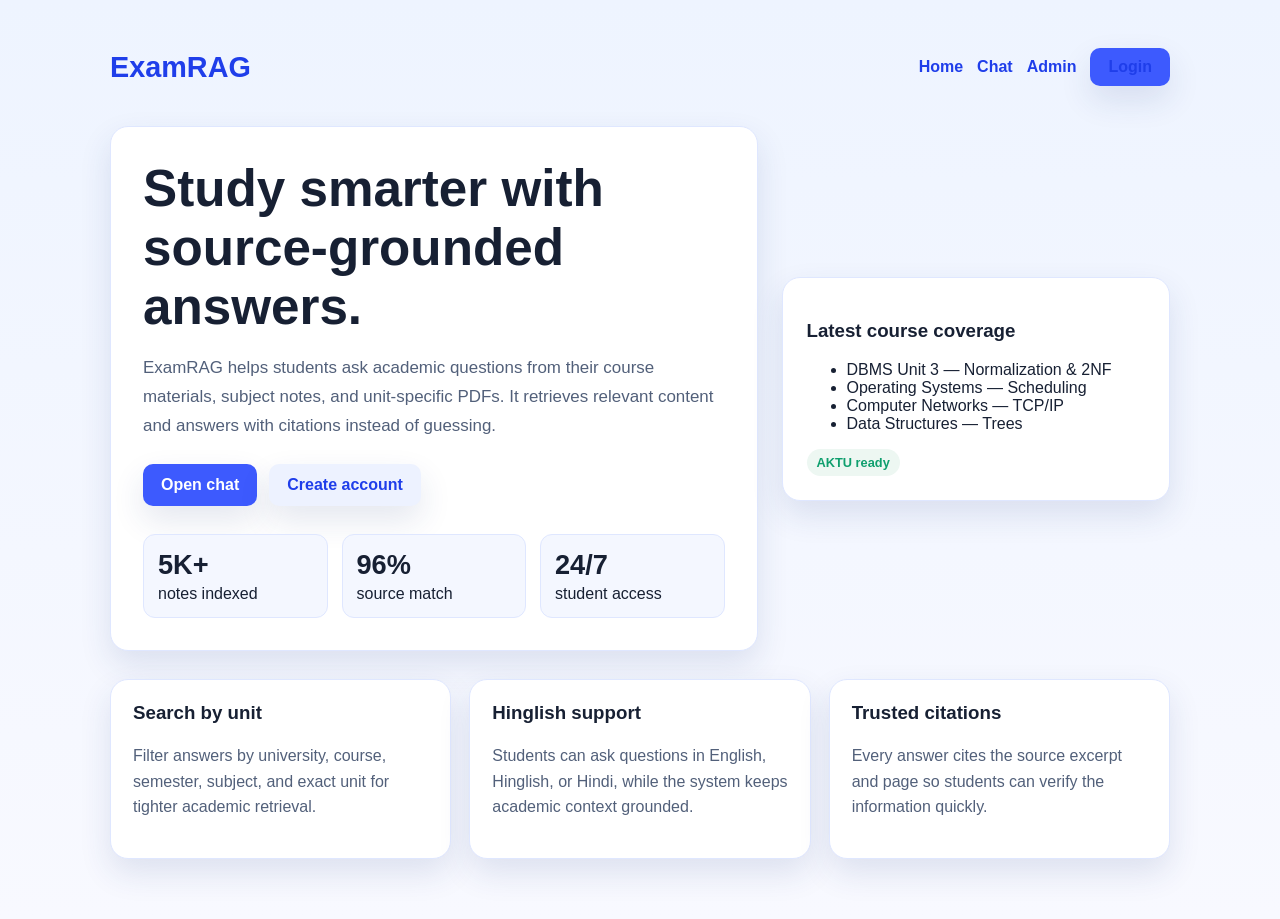
<file: project_1/frontend/index.html>
<!DOCTYPE html>
<html lang="en">
  <head>
    <meta charset="UTF-8" />
    <meta name="viewport" content="width=device-width, initial-scale=1.0" />
    <title>ExamRAG | Smart study companion</title>
    <link rel="stylesheet" href="styles.css" />
  </head>
  <body>
    <div class="container">
      <header>
        <div class="brand">ExamRAG</div>
        <nav class="nav">
          <a href="index.html">Home</a>
          <a href="chat.html">Chat</a>
          <a href="admin.html">Admin</a>
          <a href="login.html" class="button-link">Login</a>
        </nav>
      </header>

      <section class="hero">
        <div class="card hero-copy">
          <h1>Study smarter with source-grounded answers.</h1>
          <p>
            ExamRAG helps students ask academic questions from their course materials,
            subject notes, and unit-specific PDFs. It retrieves relevant content and answers
            with citations instead of guessing.
          </p>
          <div class="actions">
            <a class="primary-btn button-link" href="chat.html">Open chat</a>
            <a class="secondary-btn button-link" href="register.html">Create account</a>
          </div>
          <div class="stats">
            <div class="stat">
              <strong>5K+</strong>
              notes indexed
            </div>
            <div class="stat">
              <strong>96%</strong>
              source match
            </div>
            <div class="stat">
              <strong>24/7</strong>
              student access
            </div>
          </div>
        </div>

        <div class="card panel">
          <h3>Latest course coverage</h3>
          <ul>
            <li>DBMS Unit 3 — Normalization & 2NF</li>
            <li>Operating Systems — Scheduling</li>
            <li>Computer Networks — TCP/IP</li>
            <li>Data Structures — Trees</li>
          </ul>
          <div class="small-label">AKTU ready</div>
        </div>
      </section>

      <section class="feature-grid">
        <div class="card feature">
          <h3>Search by unit</h3>
          <p>Filter answers by university, course, semester, subject, and exact unit for tighter academic retrieval.</p>
        </div>
        <div class="card feature">
          <h3>Hinglish support</h3>
          <p>Students can ask questions in English, Hinglish, or Hindi, while the system keeps academic context grounded.</p>
        </div>
        <div class="card feature">
          <h3>Trusted citations</h3>
          <p>Every answer cites the source excerpt and page so students can verify the information quickly.</p>
        </div>
      </section>
    </div>
  </body>
</html>
</file>
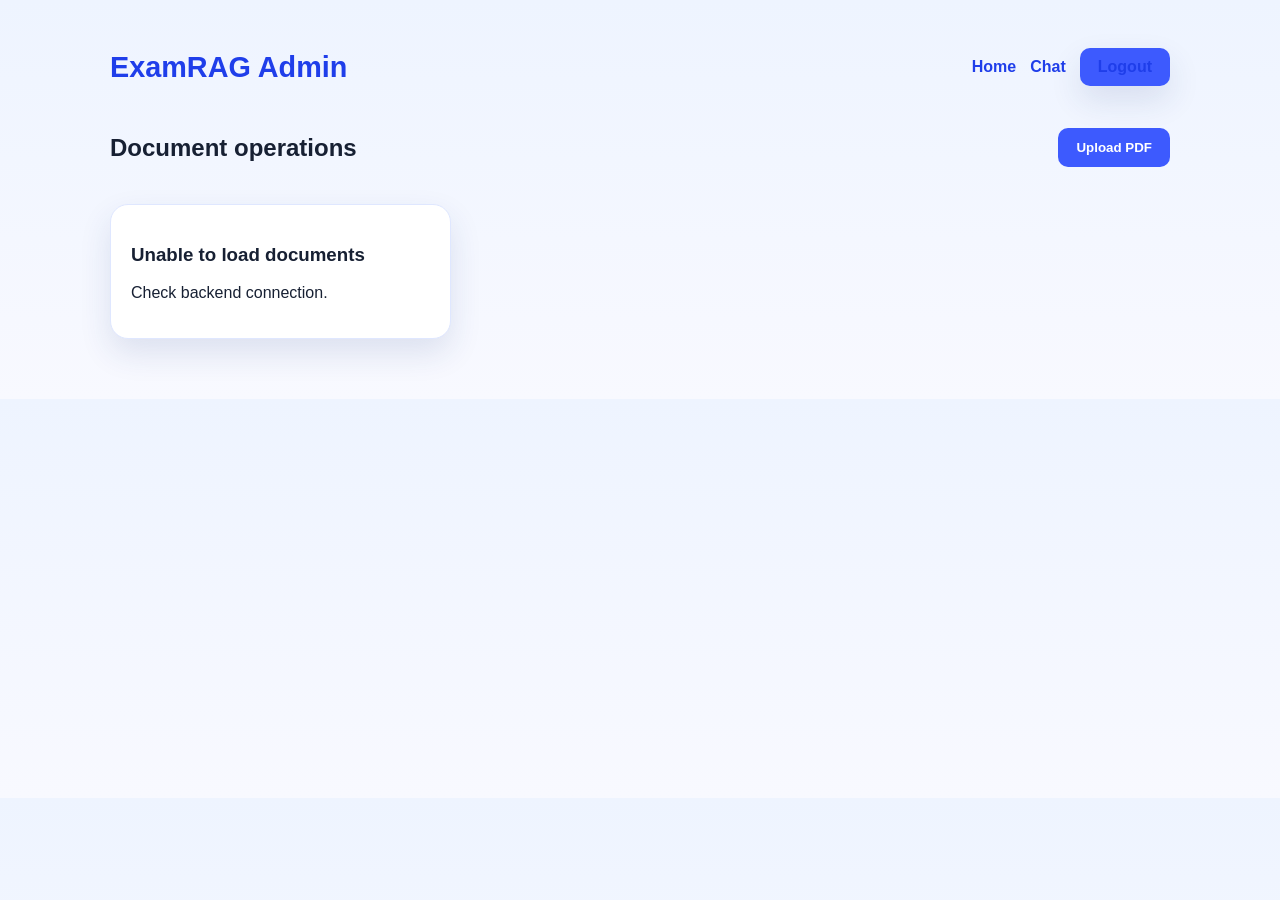
<file: project_1/frontend/admin.html>
<!DOCTYPE html>
<html lang="en">
  <head>
    <meta charset="UTF-8" />
    <meta name="viewport" content="width=device-width, initial-scale=1.0" />
    <title>ExamRAG | Admin</title>
    <link rel="stylesheet" href="styles.css" />
  </head>
  <body>
    <div class="container">
      <header>
        <div class="brand">ExamRAG Admin</div>
        <nav class="nav">
          <a href="index.html">Home</a>
          <a href="chat.html">Chat</a>
          <a href="login.html" class="button-link" id="logoutButton">Logout</a>
        </nav>
      </header>

      <div class="page-header">
        <h2>Document operations</h2>
        <button class="primary-btn" type="button">Upload PDF</button>
      </div>

      <div class="admin-grid" id="adminGrid"></div>
    </div>

    <script src="config.js"></script>
    <script>
      const API_BASE = window.EXAMRAG_API_BASE || 'http://127.0.0.1:8000/api/v1';
      const adminGrid = document.getElementById('adminGrid');
      const logoutButton = document.getElementById('logoutButton');

      logoutButton.addEventListener('click', function (event) {
        event.preventDefault();
        localStorage.removeItem('examrag_token');
        localStorage.removeItem('examrag_email');
        window.location.href = 'login.html';
      });

      async function loadDocuments() {
        try {
          const response = await fetch(`${API_BASE}/documents`);
          const data = await response.json();
          const documents = data.documents || [];

          adminGrid.innerHTML = '';
          documents.forEach((doc) => {
            const card = document.createElement('div');
            card.className = 'card admin-card';
            card.innerHTML = `
              <div class="small-label">${doc.subject || 'READY'}</div>
              <h3>${doc.title}</h3>
              <p>${doc.university || 'AKTU'} · ${doc.course || 'B.Tech CSE'} · Semester ${doc.semester || 'N/A'} · Subject: ${doc.subject || 'N/A'}</p>
            `;
            adminGrid.appendChild(card);
          });
        } catch (error) {
          adminGrid.innerHTML = '<div class="card admin-card"><h3>Unable to load documents</h3><p>Check backend connection.</p></div>';
        }
      }

      loadDocuments();
    </script>
  </body>
</html>
</file>
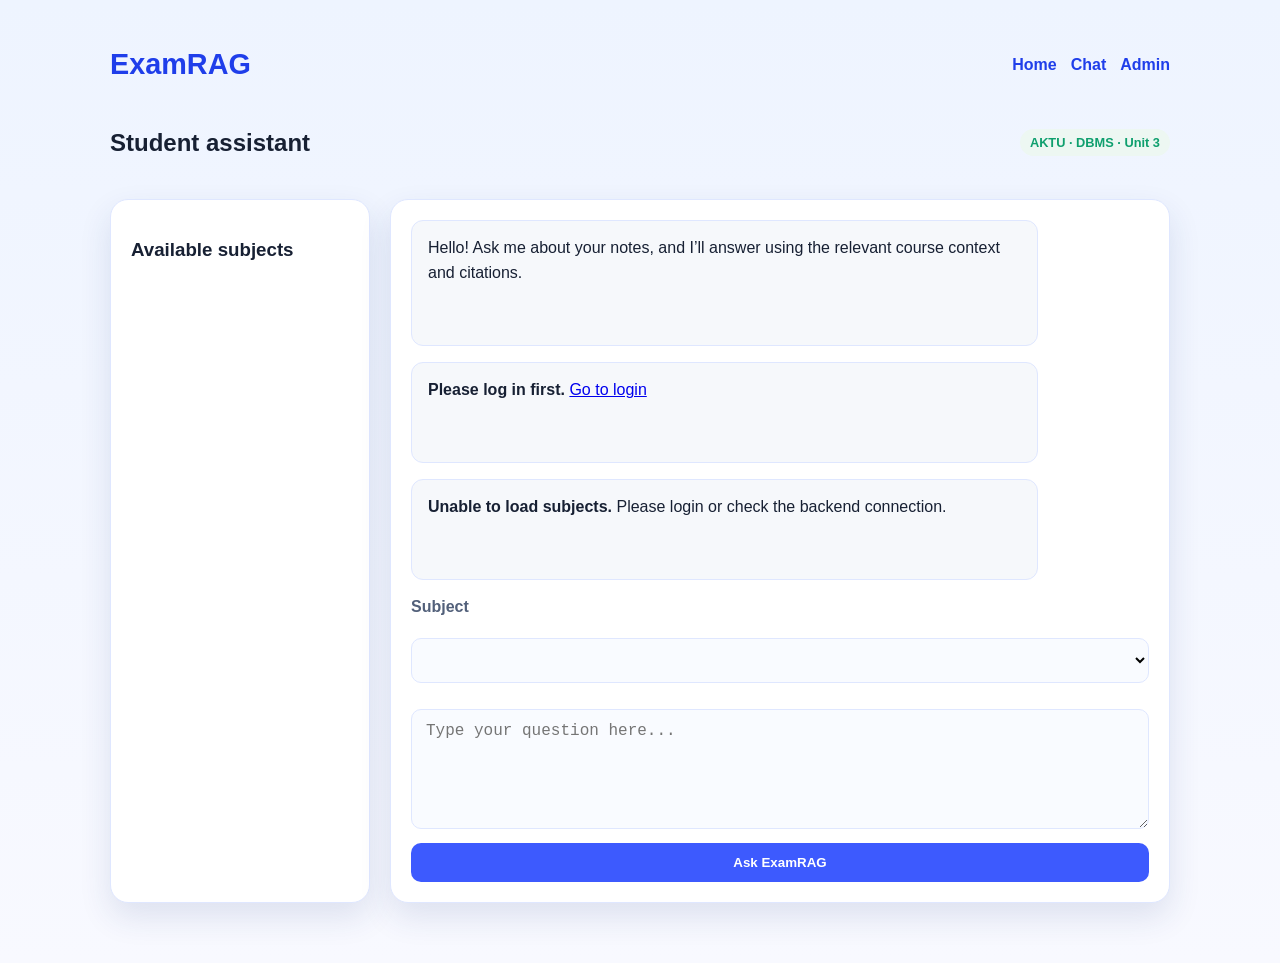
<file: project_1/frontend/chat.html>
<!DOCTYPE html>
<html lang="en">
  <head>
    <meta charset="UTF-8" />
    <meta name="viewport" content="width=device-width, initial-scale=1.0" />
    <title>ExamRAG | Chat</title>
    <link rel="stylesheet" href="styles.css" />
  </head>
  <body>
    <div class="container">
      <header>
        <div class="brand">ExamRAG</div>
        <nav class="nav">
          <a href="index.html">Home</a>
          <a href="chat.html">Chat</a>
          <a href="admin.html">Admin</a>
        </nav>
      </header>

      <div class="page-header">
        <h2>Student assistant</h2>
        <span class="small-label" id="subjectBadge">AKTU · DBMS · Unit 3</span>
      </div>

      <div class="chat-layout">
        <aside class="card sidebar">
          <h3>Available subjects</h3>
          <ul id="subjectList"></ul>
        </aside>

        <div class="card chat-panel">
          <div class="chat-box" id="chatBox">
            <div class="message assistant">
              Hello! Ask me about your notes, and I’ll answer using the relevant course context and citations.
            </div>
          </div>

          <form id="chatForm" style="margin-top: 18px;">
            <label for="subjectSelect" style="font-weight: 700; margin-bottom: 8px; display: block;">Subject</label>
            <select id="subjectSelect" style="margin-bottom: 12px;"></select>
            <textarea id="questionInput" placeholder="Type your question here..."></textarea>
            <button class="primary-btn" type="submit">Ask ExamRAG</button>
          </form>
        </div>
      </div>
    </div>

    <script src="config.js"></script>
    <script>
      const API_BASE = window.EXAMRAG_API_BASE || 'http://127.0.0.1:8000/api/v1';
      const chatBox = document.getElementById('chatBox');
      const chatForm = document.getElementById('chatForm');
      const questionInput = document.getElementById('questionInput');
      const subjectSelect = document.getElementById('subjectSelect');
      const subjectBadge = document.getElementById('subjectBadge');
      const subjectList = document.getElementById('subjectList');

      function getAuthHeaders() {
        const token = localStorage.getItem('examrag_token');
        return token ? { Authorization: `Bearer ${token}` } : {};
      }

      async function autoLoginDemo() {
        if (localStorage.getItem('examrag_token')) {
          return true;
        }

        try {
          const response = await fetch(`${API_BASE}/login`, {
            method: 'POST',
            headers: { 'Content-Type': 'application/json' },
            body: JSON.stringify({ email: 'student@example.com', password: 'secret123' })
          });

          if (!response.ok) {
            return false;
          }

          const data = await response.json();
          localStorage.setItem('examrag_token', data.access_token);
          localStorage.setItem('examrag_email', 'student@example.com');
          return true;
        } catch (error) {
          console.error('Demo login failed:', error);
          return false;
        }
      }

      function appendMessage(role, text, citations = []) {
        const div = document.createElement('div');
        div.className = `message ${role}`;
        div.innerHTML = text;

        if (citations.length) {
          const cite = document.createElement('div');
          cite.className = 'citation';
          cite.textContent = citations.map((c) => `Source: ${c.document || 'Unknown'} · Page ${c.page ?? 'n/a'}`).join(' | ');
          div.appendChild(cite);
        }

        chatBox.appendChild(div);
        chatBox.scrollTop = chatBox.scrollHeight;
      }

      async function loadSubjects() {
        try {
          const response = await fetch(`${API_BASE}/subjects`, {
            headers: getAuthHeaders()
          });
          const data = await response.json();
          const subjects = data.subjects || [];

          if (!subjects.length) return;

          subjectList.innerHTML = '';
          subjectSelect.innerHTML = '';

          subjects.forEach((subject) => {
            const option = document.createElement('option');
            option.value = subject.name;
            option.textContent = `${subject.university || 'AKTU'} · ${subject.name}`;
            subjectSelect.appendChild(option);

            const item = document.createElement('li');
            item.textContent = `${subject.name} (${subject.course || 'Course'})`;
            subjectList.appendChild(item);
          });

          const defaultSubject = subjects.find((s) => s.name === 'DBMS') || subjects[0];
          subjectSelect.value = defaultSubject.name;
          subjectBadge.textContent = `${defaultSubject.university || 'AKTU'} · ${defaultSubject.name} · Semester ${defaultSubject.semester || 'N/A'}`;
        } catch (error) {
          console.error('Failed to load subjects:', error);
          appendMessage('assistant', '<strong>Unable to load subjects.</strong> Please login or check the backend connection.');
        }
      }

      subjectSelect.addEventListener('change', function () {
        const selected = subjectSelect.value;
        subjectBadge.textContent = `AKTU · ${selected}`;
      });

      chatForm.addEventListener('submit', async function (event) {
        event.preventDefault();
        const question = questionInput.value.trim();
        if (!question) return;

        appendMessage('user', question);
        questionInput.value = '';

        const submitButton = chatForm.querySelector('button');
        submitButton.disabled = true;
        submitButton.textContent = 'Thinking...';

        try {
          const response = await fetch(`${API_BASE}/chat`, {
            method: 'POST',
            headers: {
              'Content-Type': 'application/json',
              ...getAuthHeaders()
            },
            body: JSON.stringify({
              question,
              language: 'english',
              filters: { subject: subjectSelect.value || 'DBMS' }
            })
          });

          const data = await response.json();
          if (!response.ok) {
            throw new Error(data.detail || 'The backend failed to answer.');
          }

          appendMessage('assistant', (data.answer || 'No answer returned.').replace(/\n/g, '<br>'), data.citations || []);
        } catch (error) {
          appendMessage('assistant', `<strong>Error:</strong> ${error.message}`);
        } finally {
          submitButton.disabled = false;
          submitButton.textContent = 'Ask ExamRAG';
        }
      });

      (async function () {
        const isLoggedIn = Boolean(localStorage.getItem('examrag_token'));
        if (!isLoggedIn) {
          const demoReady = await autoLoginDemo();
          if (!demoReady) {
            appendMessage('assistant', '<strong>Please log in first.</strong> <a href="login.html">Go to login</a>');
          }
        }
        await loadSubjects();
      })();
    </script>
  </body>
</html>
</file>
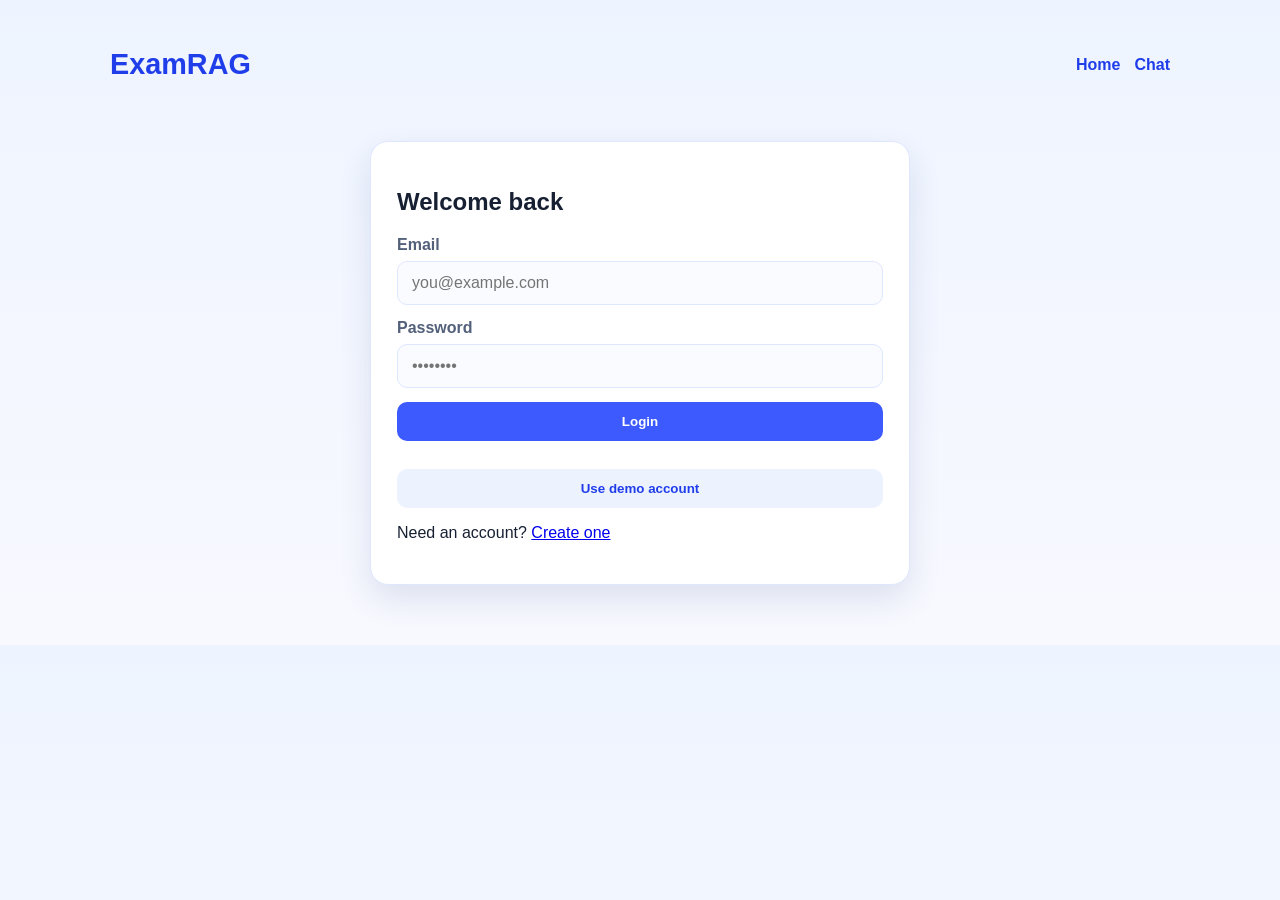
<file: project_1/frontend/login.html>
<!DOCTYPE html>
<html lang="en">
  <head>
    <meta charset="UTF-8" />
    <meta name="viewport" content="width=device-width, initial-scale=1.0" />
    <title>ExamRAG | Login</title>
    <link rel="stylesheet" href="styles.css" />
  </head>
  <body>
    <div class="container">
      <header>
        <div class="brand">ExamRAG</div>
        <nav class="nav">
          <a href="index.html">Home</a>
          <a href="chat.html">Chat</a>
        </nav>
      </header>

      <div class="card form-shell">
        <h2>Welcome back</h2>
        <form id="loginForm">
          <label>
            Email
            <input id="email" type="email" placeholder="you@example.com" required />
          </label>
          <label>
            Password
            <input id="password" type="password" placeholder="••••••••" required />
          </label>
          <button type="submit" class="primary-btn">Login</button>
        </form>
        <p id="statusText"></p>
        <p>Need an account? <a href="register.html">Create one</a></p>
      </div>
    </div>

    <script src="config.js"></script>
    <script>
      const API_BASE = window.EXAMRAG_API_BASE || 'http://127.0.0.1:8000/api/v1';
      const loginForm = document.getElementById('loginForm');
      const statusText = document.getElementById('statusText');
      const demoButton = document.createElement('button');
      demoButton.type = 'button';
      demoButton.className = 'secondary-btn';
      demoButton.textContent = 'Use demo account';
      demoButton.style.marginTop = '12px';
      demoButton.style.width = '100%';
      statusText.insertAdjacentElement('afterend', demoButton);

      function setDemoCredentials() {
        document.getElementById('email').value = 'student@example.com';
        document.getElementById('password').value = 'secret123';
      }

      demoButton.addEventListener('click', async function () {
        setDemoCredentials();
        statusText.textContent = 'Signing in with demo account...';
        try {
          const response = await fetch(`${API_BASE}/login`, {
            method: 'POST',
            headers: { 'Content-Type': 'application/json' },
            body: JSON.stringify({ email: 'student@example.com', password: 'secret123' })
          });

          const data = await response.json();
          if (!response.ok) {
            throw new Error(data.detail || 'Demo login failed');
          }

          localStorage.setItem('examrag_token', data.access_token);
          localStorage.setItem('examrag_email', 'student@example.com');
          statusText.textContent = 'Demo login successful. Redirecting...';
          window.location.href = 'chat.html';
        } catch (error) {
          statusText.textContent = error.message;
        }
      });

      loginForm.addEventListener('submit', async function (event) {
        event.preventDefault();
        const email = document.getElementById('email').value.trim();
        const password = document.getElementById('password').value;

        statusText.textContent = 'Signing in...';
        try {
          const response = await fetch(`${API_BASE}/login`, {
            method: 'POST',
            headers: { 'Content-Type': 'application/json' },
            body: JSON.stringify({ email, password })
          });

          const data = await response.json();
          if (!response.ok) {
            throw new Error(data.detail || 'Login failed');
          }

          localStorage.setItem('examrag_token', data.access_token);
          localStorage.setItem('examrag_email', email);
          statusText.textContent = 'Login successful. Redirecting...';
          window.location.href = 'chat.html';
        } catch (error) {
          statusText.textContent = error.message;
        }
      });
    </script>
  </body>
</html>
</file>
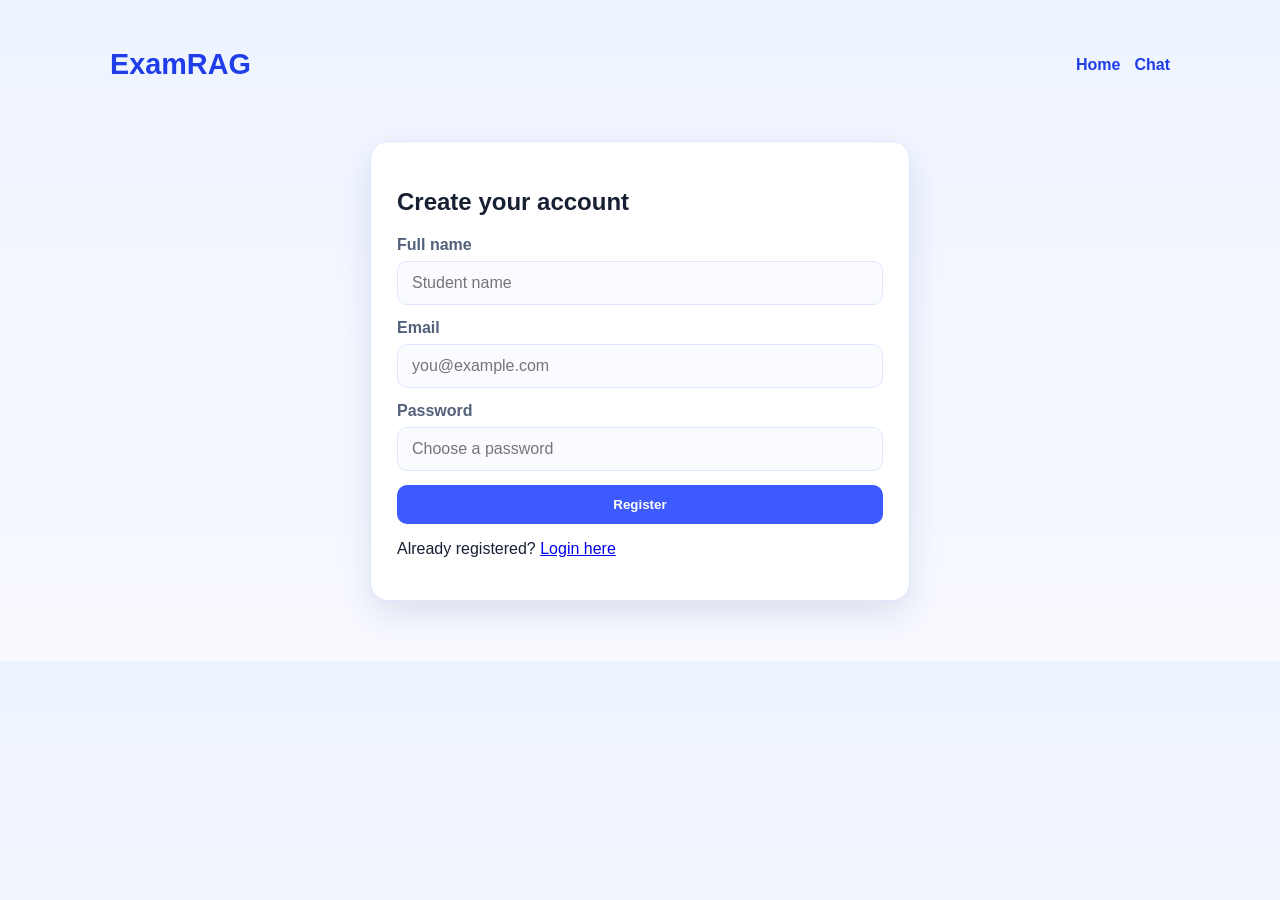
<file: project_1/frontend/register.html>
<!DOCTYPE html>
<html lang="en">
  <head>
    <meta charset="UTF-8" />
    <meta name="viewport" content="width=device-width, initial-scale=1.0" />
    <title>ExamRAG | Register</title>
    <link rel="stylesheet" href="styles.css" />
  </head>
  <body>
    <div class="container">
      <header>
        <div class="brand">ExamRAG</div>
        <nav class="nav">
          <a href="index.html">Home</a>
          <a href="chat.html">Chat</a>
        </nav>
      </header>

      <div class="card form-shell">
        <h2>Create your account</h2>
        <form id="registerForm">
          <label>
            Full name
            <input id="fullName" type="text" placeholder="Student name" required />
          </label>
          <label>
            Email
            <input id="email" type="email" placeholder="you@example.com" required />
          </label>
          <label>
            Password
            <input id="password" type="password" placeholder="Choose a password" required />
          </label>
          <button type="submit" class="primary-btn">Register</button>
        </form>
        <p id="statusText"></p>
        <p>Already registered? <a href="login.html">Login here</a></p>
      </div>
    </div>

    <script src="config.js"></script>
    <script>
      const API_BASE = window.EXAMRAG_API_BASE || 'http://127.0.0.1:8000/api/v1';
      const registerForm = document.getElementById('registerForm');
      const statusText = document.getElementById('statusText');

      registerForm.addEventListener('submit', async function (event) {
        event.preventDefault();
        const fullName = document.getElementById('fullName').value.trim();
        const email = document.getElementById('email').value.trim();
        const password = document.getElementById('password').value;

        statusText.textContent = 'Creating account...';
        try {
          const response = await fetch(`${API_BASE}/register`, {
            method: 'POST',
            headers: { 'Content-Type': 'application/json' },
            body: JSON.stringify({ full_name: fullName, email, password })
          });

          const data = await response.json();
          if (!response.ok) {
            throw new Error(data.detail || 'Registration failed');
          }

          localStorage.setItem('examrag_token', data.access_token);
          localStorage.setItem('examrag_email', email);
          statusText.textContent = 'Account created. Redirecting...';
          window.location.href = 'chat.html';
        } catch (error) {
          statusText.textContent = error.message;
        }
      });
    </script>
  </body>
</html>
</file>
<file: project_1/frontend/styles.css>
:root {
  --bg: #f5f7ff;
  --card: #ffffff;
  --primary: #3d5afe;
  --primary-dark: #1f3eea;
  --text: #172033;
  --muted: #52607a;
  --success: #0f9f6e;
  --border: #dfe7ff;
  --shadow: 0 14px 32px rgba(34, 60, 123, 0.12);
}

* { box-sizing: border-box; }

body {
  margin: 0;
  font-family: Arial, Helvetica, sans-serif;
  background: linear-gradient(180deg, #eef4ff 0%, #f8f9ff 100%);
  color: var(--text);
}

.container {
  max-width: 1100px;
  margin: 0 auto;
  padding: 32px 20px 60px;
}

header {
  display: flex;
  justify-content: space-between;
  align-items: center;
  padding: 16px 0 28px;
}

.brand {
  font-size: 1.8rem;
  font-weight: 800;
  color: var(--primary-dark);
}

.nav {
  display: flex;
  gap: 14px;
  align-items: center;
}

.nav a, .button-link {
  text-decoration: none;
  color: var(--primary-dark);
  font-weight: 600;
}

.button-link {
  display: inline-block;
  background: var(--primary);
  color: #fff;
  padding: 10px 18px;
  border-radius: 10px;
  box-shadow: var(--shadow);
}

.hero {
  display: grid;
  grid-template-columns: 1.25fr 0.75fr;
  gap: 24px;
  align-items: center;
  margin-top: 12px;
}

.card {
  background: var(--card);
  border: 1px solid var(--border);
  border-radius: 18px;
  box-shadow: var(--shadow);
}

.hero-copy {
  padding: 32px;
}

.hero-copy h1 {
  font-size: clamp(2.2rem, 4vw, 3.6rem);
  margin: 0 0 18px;
}

.hero-copy p {
  color: var(--muted);
  font-size: 1.06rem;
  line-height: 1.7;
  margin-bottom: 24px;
}

.actions {
  display: flex;
  gap: 12px;
  flex-wrap: wrap;
}

.primary-btn, .secondary-btn, .ghost-btn {
  border: none;
  border-radius: 10px;
  padding: 12px 18px;
  font-weight: 700;
  cursor: pointer;
}

.primary-btn {
  background: var(--primary);
  color: #fff;
}

.secondary-btn {
  background: #edf2ff;
  color: var(--primary-dark);
}

.stats {
  display: grid;
  grid-template-columns: repeat(3, minmax(0, 1fr));
  gap: 14px;
  margin-top: 28px;
}

.stat {
  background: #f4f7ff;
  border: 1px solid var(--border);
  border-radius: 12px;
  padding: 14px;
}

.stat strong {
  display: block;
  font-size: 1.7rem;
  margin-bottom: 4px;
}

.panel {
  padding: 24px;
}

.feature-grid {
  display: grid;
  grid-template-columns: repeat(3, minmax(0, 1fr));
  gap: 18px;
  margin-top: 28px;
}

.feature {
  padding: 22px;
}

.feature h3 { margin-top: 0; }

.feature p { color: var(--muted); line-height: 1.6; }

.form-shell {
  max-width: 540px;
  margin: 32px auto 0;
  padding: 26px;
}

form {
  display: grid;
  gap: 14px;
}

label {
  display: grid;
  gap: 7px;
  font-weight: 600;
  color: var(--muted);
}

input, textarea, select {
  width: 100%;
  padding: 12px 14px;
  border-radius: 10px;
  border: 1px solid var(--border);
  background: #f9fbff;
  font-size: 1rem;
}

textarea {
  min-height: 120px;
  resize: vertical;
}

.page-header {
  display: flex;
  justify-content: space-between;
  align-items: center;
  margin-bottom: 22px;
}

.chat-layout {
  display: grid;
  grid-template-columns: 260px 1fr;
  gap: 20px;
  margin-top: 20px;
}

.sidebar, .chat-panel {
  padding: 20px;
}

.sidebar ul {
  list-style: none;
  padding: 0;
  margin: 14px 0 0;
  display: grid;
  gap: 10px;
}

.sidebar li {
  background: #f2f6ff;
  border: 1px solid var(--border);
  border-radius: 10px;
  padding: 10px 12px;
}

.chat-box {
  display: grid;
  gap: 16px;
  min-height: 360px;
}

.message {
  padding: 14px 16px;
  border-radius: 12px;
  line-height: 1.6;
  max-width: 85%;
}

.message.user {
  background: #edf2ff;
  margin-left: auto;
}

.message.assistant {
  background: #f6f8fb;
  border: 1px solid var(--border);
}

.citation {
  margin-top: 10px;
  font-size: 0.9rem;
  color: var(--muted);
}

.admin-grid {
  display: grid;
  grid-template-columns: repeat(3, minmax(0, 1fr));
  gap: 18px;
}

.admin-card {
  padding: 20px;
}

.small-label {
  display: inline-block;
  background: #edf7f2;
  color: var(--success);
  border-radius: 999px;
  padding: 6px 10px;
  font-weight: 700;
  font-size: 0.8rem;
}

@media (max-width: 800px) {
  .hero, .feature-grid, .admin-grid, .chat-layout {
    grid-template-columns: 1fr;
  }

  .stats {
    grid-template-columns: 1fr;
  }

  .page-header, header {
    flex-direction: column;
    align-items: flex-start;
    gap: 12px;
  }
}
</file>
